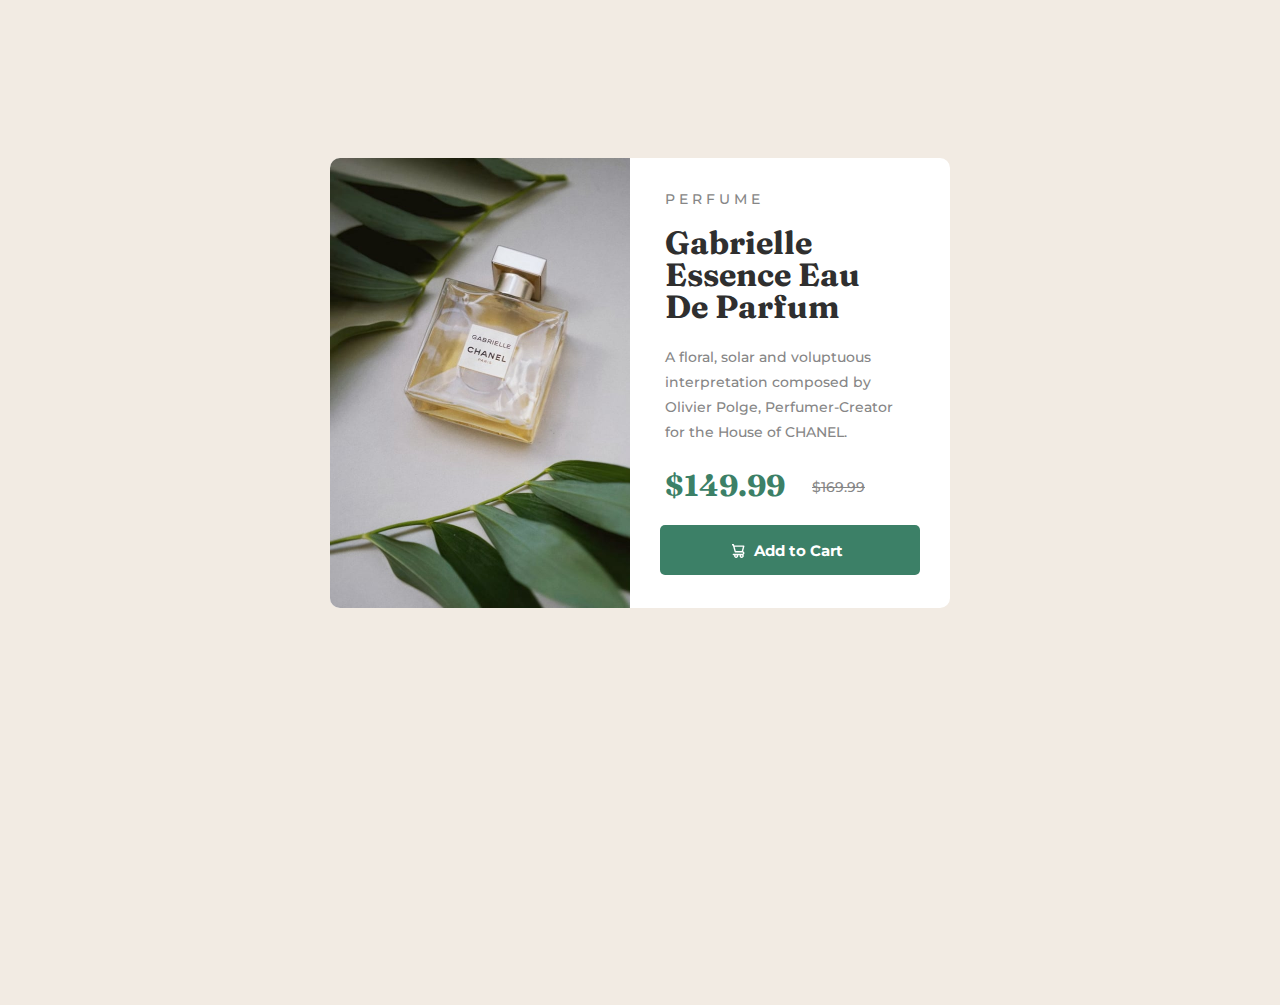
<file: index.html>
<html lang="en">
    <head>
        <meta name="viewport" content="width=device-width, initial-scale=1.0">
        <title>Product Preview</title>
        <link rel="icon" href="img/favicon-32x32.png" type="Image/png">
    </head>
    <body>
        <link rel="stylesheet" href="stylesheet.css">
        <main>
            <div>
                <img src="image-product-desktop.jpg" alt="Product Image">
                <p class="content par">P E R  F U M E</p>
                <h1 class="content">Gabrielle Essence Eau De Parfum</h1>
                <p class="content para">A floral, solar and voluptuous interpretation composed by Olivier Polge, Perfumer-Creator for the House of CHANEL.</p>
                <h2 class="content">$149.99</h2> <p class="content price">$169.99</p>
                <button>
                    <img src="icon-cart.svg" class="shop" alt="Shopping Cart"> Add to Cart</button>
             </div>
        </main>
    </body>
</html>
</file>
<file: stylesheet.css>
@font-face {
    font-family: "Fraunces";
    src: url("Fraunces-Bold.ttf")
  }
  @font-face {
    font-family: "Montserrat";
    src: url("Montserrat-Medium.ttf")
  }
  @font-face {
    font-family: "Montserrat-Bold";
    src: url("Montserrat-Bold.ttf")
  }
body{
    background-color: hsl(30, 38%, 92%);
}
div{
    position: relative;
    top: 150px;
    margin: auto;
    background-color: white;
    width: 620px;
    height: 450px;
    border-radius: 10px;
    align-self: center;
}
img{
    max-width: 100%;
    max-height: 100%;
    border-bottom-left-radius: 10px;
    border-top-left-radius: 10px;
}
.content{
    max-width: 240px;
    max-height: 400px;
    position: relative;
    bottom: 430px;
    left: 335px;
    line-height: 1;
}
.par{
    color: rgb(134, 134, 134);
    font-size: 14px;
    font-family: Montserrat;
}
h1{
    font-size: 32px;
    font-family: fraunces;
    color: rgb(47, 47, 47);
}
.para{
    color: rgb(134, 134, 134);
    font-size: 14px;
    font-family: Montserrat;
    line-height: 1.8;
}
h2{
    font-family: Fraunces;
    font-weight: bold;
    color: hsl(158, 36%, 37%);
    font-size: 30px;
}
.price{
    display: inline-block;
    bottom: 494px;
    left: 482px;
    font-family: Montserrat;
    color: rgb(134, 134, 134);
    text-decoration: line-through;
    font-size: 14px;
}
.shop{
    position: relative;
    top: 2px;
    right: 5px;
    max-width: 35%;
    max-height: 30%;
    border-radius: 0;
}
button{
    position: relative;
    bottom: 430px;
    left: 273px;
    background-color: hsl(158, 36%, 37%);
    border: hsl(158, 35%, 20%);
    border-radius: 5px;
    width: 260px;
    height: 50px;
    color: white;
    font-family: Montserrat-Bold;
    font-size: 15px;
}
button:hover{
    background-color: hsl(158, 35%, 20%);
    color: white;
    cursor: pointer;
}

@media screen and (max-width: 615px){
    div{
        position: relative;
        top: 0px;
        margin: auto;
        background-color: white;
        width: 330px;
        height: 640px;
        border-radius: 10px;
        align-self: center;
    }
    img{
        max-width: auto;
        max-height: auto;
        object-fit:cover;
        width: 360px;
        height: 38%;
        border-top-right-radius: 10px;
        border-top-left-radius: 10px;
        border-bottom-left-radius: 0;
    }
    .content{
        max-width: 270px;
        max-height: 400px;
        position: relative;
        top: 15px;
        left: 20px;
        line-height: 1;
    }
    .par{
        color: rgb(134, 134, 134);
        font-size: 14px;
        font-family: Montserrat;
    }
    h1{
        font-size: 30px;
        font-family: fraunces;
    }
    .para{
        color: rgb(134, 134, 134);
        font-size: 12.9px;
        font-family: Montserrat;
        line-height: 1.8;
    }
    h2{
        font-family: Fraunces;
        font-weight: bold;
        color: hsl(158, 36%, 37%);
        font-size: 30px;
    }
    .price{
        display: inline-block;
        top: -52px;
        left: 160px;
        font-family: Montserrat;
        color: rgb(134, 134, 134);
        text-decoration: line-through;
        font-size: 14px;
    }
    .shop{
        position: relative;
        top: 2px;
        right: 5px;
        max-width: 100%;
        max-height: 100%;
        width: 5.5%;
        height: auto;
        border-radius: 0;
    }
    button{
        position: relative;
        bottom: -10px;
        left: -28px;
        background-color: hsl(158, 36%, 37%);
        border: hsl(158, 35%, 20%);
        border-radius: 5px;
        width: 273px;
        height: 50px;
        color: white;
        font-family: Montserrat-Bold;
        font-size: 14px;
    }
    button:hover{
        background-color: hsl(158, 35%, 20%);
        color: white;
        cursor: pointer;
    }

}
</file>
